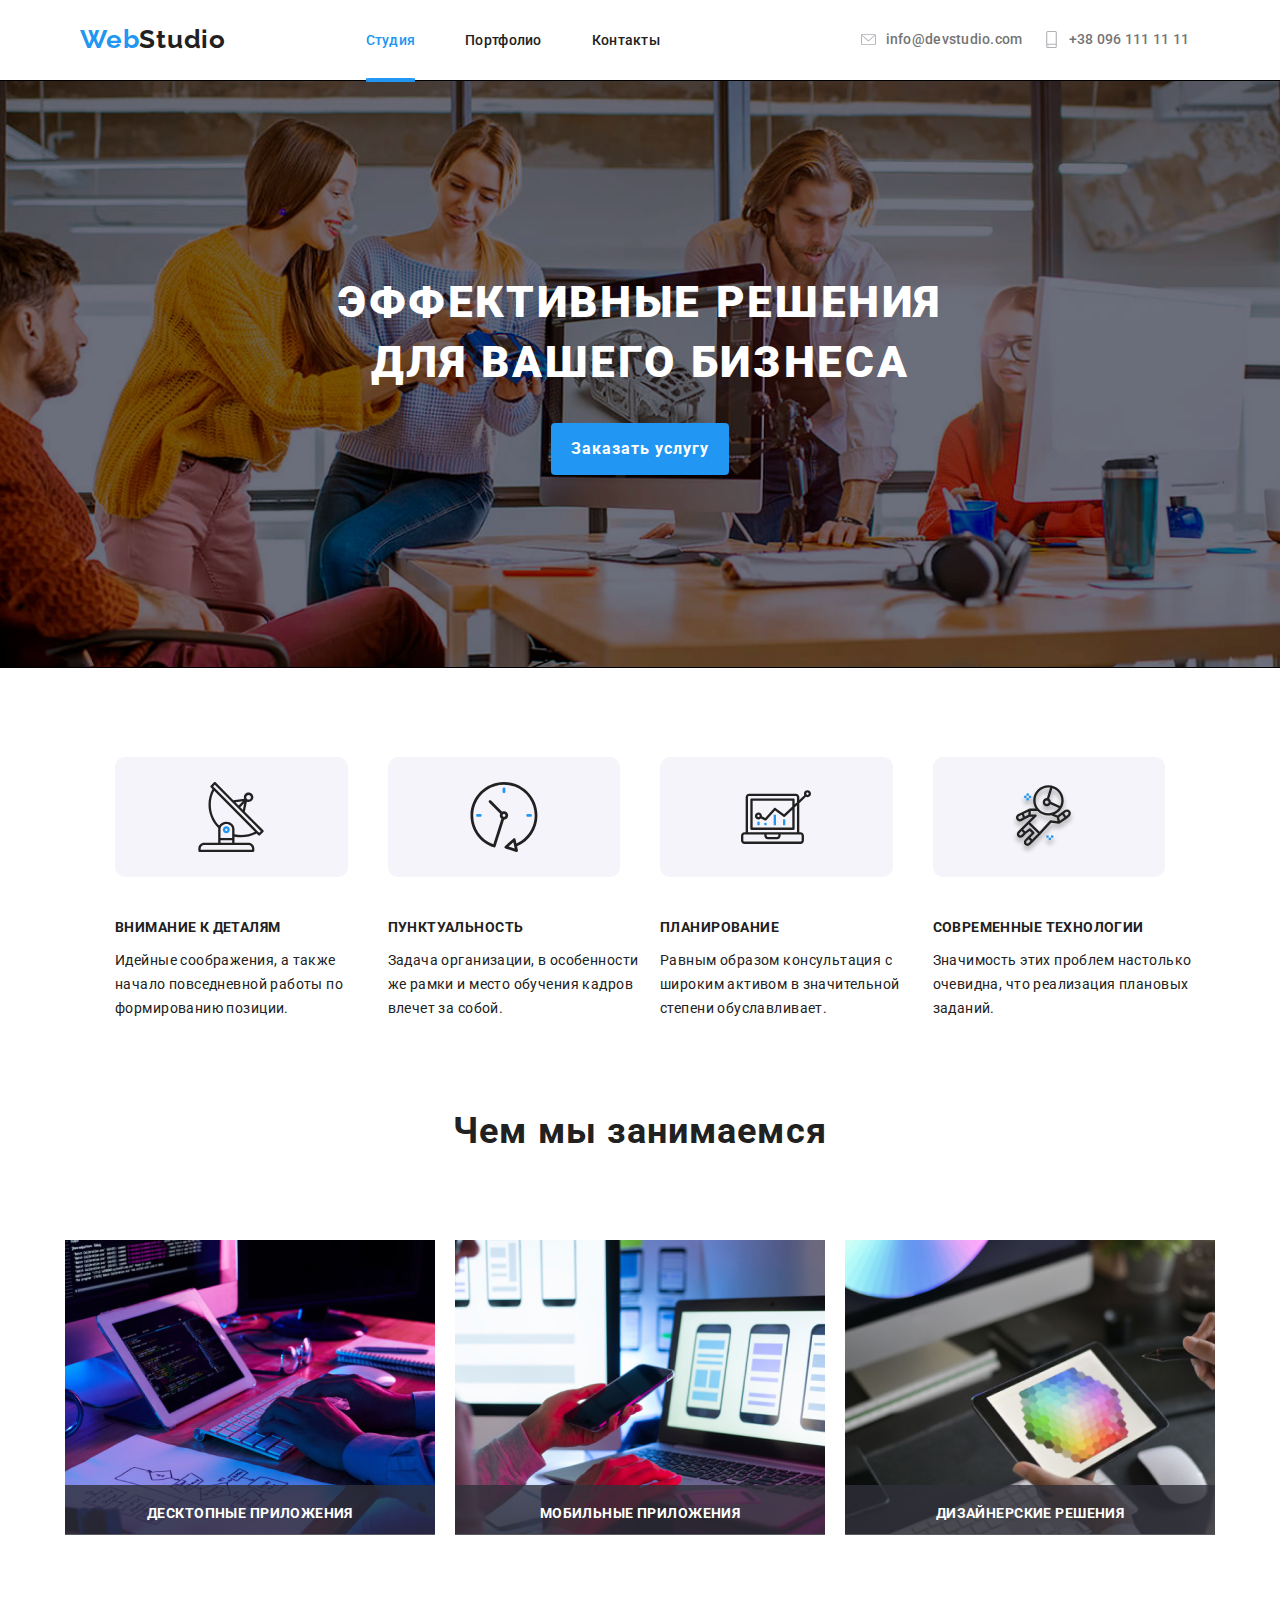
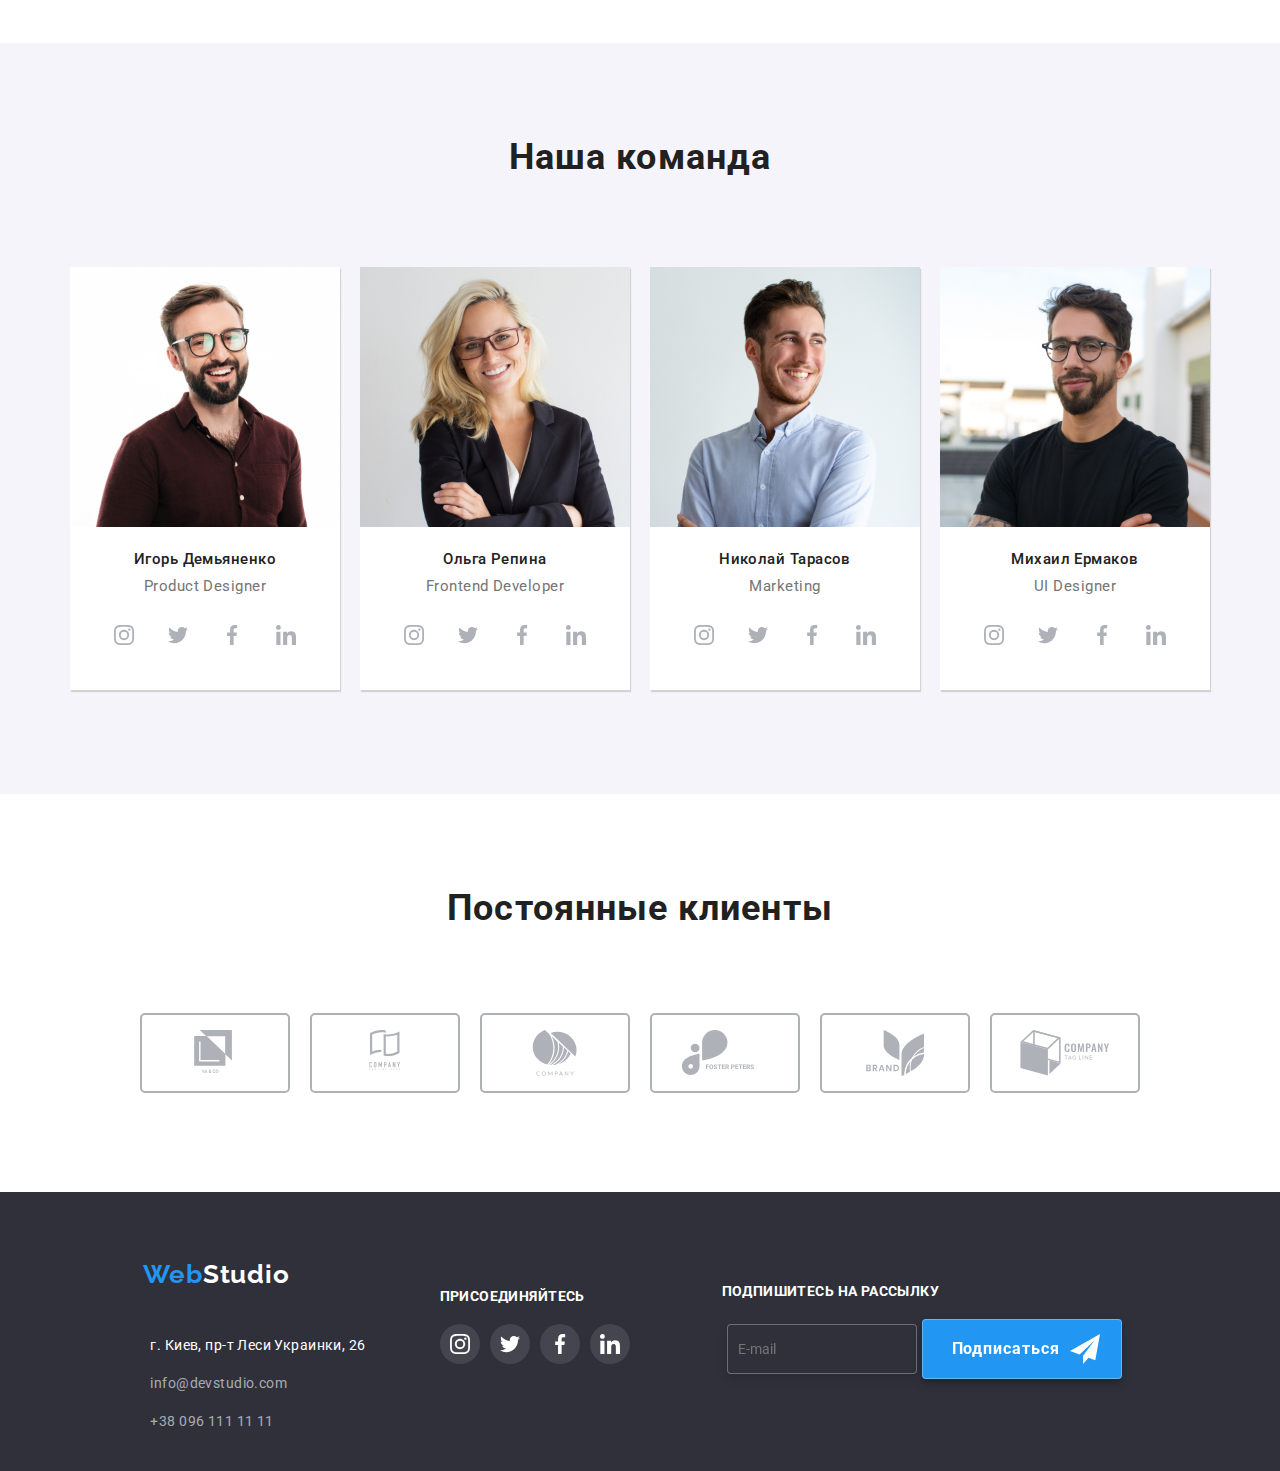
<file: index.html>
<!DOCTYPE html>
<html lang="ru">
  <head>
    <meta charset="UTF-8" />
    <meta http-equiv="X-UA-Compatible" content="IE=edge" />
    <meta name="viewport" content="width=device-width, initial-scale=1.0" />
    <title>Web Studio</title>
    <link rel="stylesheet" href="./css/main.min.css">
    <link rel="preconnect" href="https://fonts.gstatic.com" />
    <link href="https://fonts.googleapis.com/css2?family=Raleway:wght@700&family=Roboto:wght@400;500;700;900&display=swap"
      rel="stylesheet"/>
    <link rel="stylesheet" href="./images/">
  </head>

  <body>
    <!-- Header -->

<header class="header">
  <div class="container header-box">
    <nav class="header-navigation">
      <a class="header-logo__link" href="./index.html">
        <span class="logo-blue">Web</span><span class="logo-black">Studio</span>
      </a>
      <ul class="header-nav__list">
        <li class="header-navigation-list__item">
          <a class="header-nav__link header-nav-active__page" href="./index.html">Студия</a>
        </li>
        <li class="header-navigation-list__item">
          <a class="header-nav__link" href="./portfolio.html">Портфолио</a>
        </li>
        <li class="header-navigation-list__item">
          <a class="header-nav__link" href="./contacts.html">Контакты</a>
        </li>
      </ul>
    </nav>
    <ul class="header-contact__list">
      <li class="header-contact-list__item">
        <a class="header-contact__link" href="mailto:info@devstudio.com">
          <svg class="header-contact-link__icon">
            <use href="./images/icons.svg#icon-envelope"></use>
          </svg>info@devstudio.com</a>
      </li>
      <li class="header-contact-list__item">
        <a class="header-contact__link" href="tel:+380961111111">
          <svg class="header-contact-link__icon">
            <use href="./images/icons.svg#icon-smartphone"></use>
          </svg>+38 096 111 11 11</a>
      </li>
    </ul>
    <button class="navigation__button" data-menu-button></button>
  </div>
  
</header>

<!-- Mobile menu -->

<div class="mobile-menu" data-menu>
  <button class="mobile-menu__close" data-menu-close href="#" type="button">&#10006;
  </button>
  <div class="mobile-menu__content">
    <ul class="mobile-nav__list">
      <li class="mobile-navigation-list__item">
        <a class="mobile-nav__link mobile-nav-active__link" href="./index.html">Студия</a>
      </li>
      <li class="mobile-navigation-list__item">
        <a class="mobile-nav__link" href="./portfolio.html">Портфолио</a>
      </li>
      <li class="mobile-navigation-list__item">
        <a class="mobile-nav__link" href="./contacts.html">Контакты</a>
      </li>
    </ul>
    <div class="mobile-menu__footer">
      <ul class="mobile-contact__list">
        <li class="mobile-contact-list__item">
          <a class="mobile-contact__link" href="mailto:info@devstudio.com">
            info@devstudio.com</a>
        </li>
        <li class="mobile-contact-list__item">
          <a class="mobile-contact__tel" href="tel:+380961111111">
           +38 096 111 11 11</a>
        </li>
      </ul>
      <ul class="mobile-menu__social">
        <li class="mobile-social__list"><a class="mobile-social__link" href="">Instagram</a></li>
        <li class="mobile-social__list"><a class="mobile-social__link" href="">Twitter</a></li>
        <li class="mobile-social__list"><a class="mobile-social__link" href="">Facebook</a></li>
        <li class="mobile-social__list"><a class="mobile-social__link" href="">LinkedIn</a></li>
      </ul>
    </div>
   
  </div>
 
</div>

<!--Main content-->

<main>
  <!--Hero-->

  <section class=" hero-section  overlay">
    <div class="hero-container hero-container__overlay">
      <h1 class="hero-title">
        Эффективные решения <br />
        для вашего бизнеса
      </h1>
      <button data-modal-open class="hero-button" type="button">Заказать услугу</button>
    </div>
  </section>

  <!--Features-->

  <section class="features-section section">
    <div class="container">
      <h2 hidden>наши премиущества</h2>

      <ul class="features-list">
        <li class="features-list__item">
          <h3 class="features-title">Внимание к деталям</h3>
          <p class="features-description">
            Идейные соображения, а также начало повседневной работы по
            формированию позиции.
          </p>
        </li>
        <li class="features-list__item">
          <h3 class="features-title">Пунктуальность</h3>
          <p class="features-description">
            Задача организации, в особенности же рамки и место обучения
            кадров влечет за собой.
          </p>
        </li>
        <li class="features-list__item">
          <h3 class="features-title">Планирование</h3>
          <p class="features-description">
            Равным образом консультация с широким активом в значительной
            степени обуславливает.
          </p>
        </li>
        <li class="features-list__item">
          <h3 class="features-title">Современные технологии</h3>
          <p class="features-description">
            Значимость этих проблем настолько очевидна, что реализация
            плановых заданий.
          </p>
        </li>
      </ul>
    </div>
  </section>

  <!--Our stack-->

  <section class="stack__section section">
    <div class="container">
      <h3 class="stack-title">Чем мы занимаемся</h3>
      <ul class="stack-list">
        <li class="stack-list__item">
          <img src="./images/web_development.jpg" alt="Разработка ваших сайтов" width="370" />
          <p class="stack-text">Десктопные приложения</p>
        </li>
        <li class="stack-list__item">
          <img src="./images/mobile_app_development.jpg" alt="Разработка ваших мобильних приложений" width="370" />
          <p class="stack-text">Мобильные приложения</p>
        </li>
        <li class="stack-list__item">
          <img src="./images/design.jpg" alt="Дизайн ваших проектов" width="370" />
          <p class="stack-text">Дизайнерские решения</p>
        </li>
      </ul>
    </div>
  </section>

  <!--Our team-->

  <section class="team-section section">
    <div class="container ">
      <h3 class="section-title">Наша команда</h3>
      <ul class="team-list">
        <li class="team-list__item">
          <div class="team-list__wraper">
            <img src="./images/product_designer.jpg" alt="Product Designer" width="270" />
            <h4 class="team-member__title">Игорь Демьяненко</h4>
            <p class="team-member__description">Product Designer</p>
            <ul class="team-social__list">
              <li class="team-social-list__item">
                <a class="team-social__link" href=""><svg class=" team-social__icon">
                    <use href="./images/icons.svg#icon-instagram"></use>
                  </svg></a>
              </li>
              <li class="team-social-list__item">
                <a class="team-social__link" href=""><svg class="team-social__icon">
                    <use href="./images/icons.svg#icon-twitter"></use>
                  </svg></a>
              </li>
              <li class="team-social-list__item">
                <a class="team-social__link" href=""><svg class="team-social__icon">
                    <use href="./images/icons.svg#icon-facebook"></use>
                  </svg></a>
              </li>
              <li class="team-social-list__item">
                <a class="team-social__link" href=""><svg class="team-social__icon">
                    <use href="./images/icons.svg#icon-linkedin"></use>
                  </svg></a>
              </li>
            </ul>
          </div>
        </li>
        <li class="team-list__item">
          <div class="team-list__wraper">
            <img src="./images/frontend_developer.jpg" alt="Frontend Developer" width="270" />
            <h4 class="team-member__title">Ольга Репина</h4>
            <p class="team-member__description">Frontend Developer</p>
            <ul class="team-social__list">
              <li class="team-social-list__item">
                <a class="team-social__link" href=""><svg class="team-social__icon">
                    <use href="./images/icons.svg#icon-instagram"></use>
                  </svg></a>
              </li>
              <li class="team-social-list__item">
                <a class="team-social__link" href=""><svg class="team-social__icon">
                    <use href="./images/icons.svg#icon-twitter"></use>
                  </svg></a>
              </li>
              <li class="team-social-list__item">
                <a class="team-social__link" href=""><svg class="team-social__icon">
                    <use href="./images/icons.svg#icon-facebook"></use>
                  </svg></a>
              </li>
              <li class="team-social-list__item">
                <a class="team-social__link" href=""><svg class="team-social__icon">
                    <use href="./images/icons.svg#icon-linkedin"></use>
                  </svg></a>
              </li>
            </ul>
          </div>
        </li>
        <li class="team-list__item">
          <div class="team-list__wraper">
            <img src="./images/marketing.jpg" alt="Marketing" width="270" />
            <h4 class="team-member__title">Николай Тарасов</h4>
            <p class="team-member__description">Marketing</p>
            <ul class="team-social__list">
              <li class="team-social-list__item">
                <a class="team-social__link" href=""><svg class="team-social__icon">
                    <use href="./images/icons.svg#icon-instagram"></use>
                  </svg></a>
              </li>
              <li class="team-social-list__item">
                <a class="team-social__link" href=""><svg class="team-social__icon">
                    <use href="./images/icons.svg#icon-twitter"></use>
                  </svg></a>
              </li>
              <li class="team-social-list__item">
                <a class="team-social__link" href=""><svg class="team-social__icon">
                    <use href="./images/icons.svg#icon-facebook"></use>
                  </svg></a>
              </li>
              <li class="team-social-list__item">
                <a class="team-social__link" href=""><svg class="team-social__icon">
                    <use href="./images/icons.svg#icon-linkedin"></use>
                  </svg></a>
              </li>
            </ul>
          </div>
        </li>
        <li class="team-list__item">
          <div class="team-list__wraper">
            <img src="./images/ui_designer.jpg" alt="UI Designer" width="270" />
            <h4 class="team-member__title">Михаил Ермаков</h4>
            <p class="team-member__description">UI Designer</p>
            <ul class="team-social__list">
              <li class="team-social-list__item">
                <a class="team-social__link" href=""><svg class="team-social__icon">
                    <use href="./images/icons.svg#icon-instagram"></use>
                  </svg></a>
              </li>
              <li class="team-social-list__item">
                <a class="team-social__link" href=""><svg class="team-social__icon">
                    <use href="./images/icons.svg#icon-twitter"></use>
                  </svg></a>
              </li>
              <li class="team-social-list__item">
                <a class="team-social__link" href=""><svg class="team-social__icon">
                    <use href="./images/icons.svg#icon-facebook"></use>
                  </svg></a>
              </li>
              <li class="team-social-list__item">
                <a class="team-social__link" href=""><svg class="team-social__icon">
                    <use href="./images/icons.svg#icon-linkedin"></use>
                  </svg></a>
              </li>
            </ul>
          </div>
        </li>
      </ul>
    </div>
  </section>

  <!-- Our clients-->

  <section class="section">
    <div class="container">
      <h3 class="section-title">Постоянные клиенты</h3>
      <ul class="clients-list">
        <li class="clients-list__item"><a href="">
            <svg class="clients-list__logo">
              <use href="./images/icons.svg#icon-yaco"></use>
            </svg>
          </a></li>
        <li class="clients-list__item"><a href="">
            <svg class="clients-list__logo">
              <use href="./images/icons.svg#icon-company"></use>
            </svg>
          </a></li>
        <li class="clients-list__item"><a href="">
            <svg class="clients-list__logo">
              <use href="./images/icons.svg#icon-company_2"></use>
            </svg>
          </a></li>
        <li class="clients-list__item"><a href="">
            <svg class="clients-list__logo">
              <use href="./images/icons.svg#icon-foster_peters"></use>
            </svg>
          </a></li>
        <li class="clients-list__item"><a href="">
            <svg class="clients-list__logo">
              <use href="./images/icons.svg#icon-brand"></use>
            </svg>
          </a></li>
        <li class="clients-list__item"><a href="">
            <svg class="clients-list__logo">
              <use href="./images/icons.svg#icon-company_3"></use>
            </svg>
          </a></li>
      </ul>
    </div>
  </section>
</main>

<!--Footer-->

<footer class="footer">
  <section>
    <div class="footer__container container">
      <address class="footer-style">
        <ul class="footer-list">
          <li class=" footer-logo">
            <a class="footer-logo__link" href="./index.html"><span class="logo-blue">Web</span><span
                class="logo-white">Studio</span></a>
          </li>
          <li class="footer-list__item">
            <a class="footer-text footer-address" href="https://goo.gl/maps/SziK4C3QuLESikPa7" target="_blank">г. Киев,
              пр-т Леси Украинки, 26</a><br />
          </li>
          <li class="footer-list__item">
            <a class="footer-contact" href="mailto:info@devstudio.com">info@devstudio.com</a>
          </li>
          <li class="footer-list__item">
            <a class="footer-contact" href="tel:+380961111111">+38 096 111 11 11</a>
          </li>
        </ul>
      </address>
      <div class="footer-style footer-social">
        <h4 class="footer-social__title">Присоединяйтесь</h4>
        <ul class="footer-social__list">
          <li class="member-social-list__item footer-social__icon">
            <a class="footer-social__link" href=""><svg class="footer-social-list__icon">
                <use href="./images/icons.svg#icon-instagram"></use>
              </svg></a>
          </li>
          <li class="member-social-list__item footer-social__icon">
            <a class="footer-social__link" href=""><svg class="footer-social-list__icon">
                <use href="./images/icons.svg#icon-twitter"></use>
              </svg></a>
          </li>
          <li class="member-social-list__item footer-social__icon">
            <a class="footer-social__link" href=""><svg class="footer-social-list__icon">
                <use href="./images/icons.svg#icon-facebook"></use>
              </svg></a>
          </li>
          <li class="member-social-list__item footer-social__icon">
            <a class="footer-social__link" href=""><svg class="footer-social-list__icon">
                <use href="./images/icons.svg#icon-linkedin"></use>
              </svg></a>
          </li>
        </ul>
      </div>
      <div class="footer-subscription__content">
        <h2 class="footer-subscription__title">Подпишитесь на рассылку</h2>
        <form class="footer-subscription__form" action="#">
          <label class="footer-subscription__label" for="#">
            <input class="footer-subscription__input" id="#" type="email" placeholder="E-mail">
          </label>
          
            <button class="footer-subscription__button" type="submit">Подписаться
              <svg class="footer-subscription__icon">
                <use href="./images/icons.svg#icon-icon-send"></use>
              </svg>
            </button>
        </form>
      </div>
    </div>
  </section>
</footer>

<!--Modal window-->

<div class="backdrop is-hidden" data-modal>
  <div class="modal">
    <button data-modal-close class="modal-close__button" type="button">
      <svg class="modal-close__icon">
        <use href="./images/icons.svg#icon-close-black-18dp-2-1"></use>
      </svg>
    </button>

    <!--Forms lection-->

    <div class="modal-form__content">
      <form action="#" class="modal-form">
        <h4 class="modal-form__title">Оставьте свои данные, мы вам перезвоним</h4>
        <label  for="name" class="modal-form-label">Имя
          <span>
            <input id="name" class="modal-form-input" type="text" name="user-name" id="#" required>
            <svg class="form-icon_contact form-icon_user ">
              <use href="./images/icons.svg#icon-person-black-18dp-1"></use>
            </svg>
          </span>
        </label>

        <label  class="modal-form-label">Телефон
          <input class="modal-form-input" type="tel" name="user-tel" id="#" required>
          <svg class="  form-icon_contact form-icon_tel ">
            <use href="./images/icons.svg#icon-phone-black-18dp-1"></use>
          </svg>
        </label>
        <label class="modal-form-label">Ел.почта
          <input class="modal-form-input" type="email" name="user-email" id="#" required>
          <svg class="form-icon_contact form-icon_envelope">
            <use href="./images/icons.svg#icon-email-black-18dp-1"></use>
          </svg>
        </label>

        <label class="modal-form-label">Коментарий
          <textarea class="modal-form_textarea" name="#" id="#" placeholder="Введите текст..." cols="30"
            rows="10"></textarea>
        </label>
        <label class="form-condition_field">

          <input class="form-checkbox" name="#" id="#" value="#" type="checkbox">

          Соглашаюсь с рассылкой и принимаю <a class="form-condition_link" href="#"> Условия договора</a></label>
        <label class="submit-form_button" >
          <button class="submit-button" id="#" type="submit">Отправить</button>
        </label>
      </form>
    </div>
  </div>
</div>

<script src="./js/menu.js"></script>
<script src="./js/modal.js"></script>
</body>

</html>
</file>
<file: css/main.min.css>
/*! modern-normalize v1.0.0 | MIT License | https://github.com/sindresorhus/modern-normalize */*,*::before,*::after{box-sizing:border-box}:root{-moz-tab-size:4;tab-size:4}html{line-height:1.15;-webkit-text-size-adjust:100%}body{margin:0}body{font-family:system-ui,-apple-system,"Segoe UI",Roboto,Helvetica,Arial,sans-serif,"Apple Color Emoji","Segoe UI Emoji"}hr{height:0;color:inherit}abbr[title]{text-decoration:underline dotted}b,strong{font-weight:bolder}code,kbd,samp,pre{font-family:ui-monospace, SFMono-Regular, Consolas, 'Liberation Mono', Menlo, monospace;font-size:1em}small{font-size:80%}sub,sup{font-size:75%;line-height:0;position:relative;vertical-align:baseline}sub{bottom:-0.25em}sup{top:-0.5em}table{text-indent:0;border-color:inherit}button,input,optgroup,select,textarea{font-family:inherit;font-size:100%;line-height:1.15;margin:0}button,select{text-transform:none}button,[type='button'],[type='reset'],[type='submit']{-webkit-appearance:button}::-moz-focus-inner{border-style:none;padding:0}:-moz-focusring{outline:1px dotted ButtonText}:-moz-ui-invalid{box-shadow:none}legend{padding:0}progress{vertical-align:baseline}::-webkit-inner-spin-button,::-webkit-outer-spin-button{height:auto}[type='search']{-webkit-appearance:textfield;outline-offset:-2px}::-webkit-search-decoration{-webkit-appearance:none}::-webkit-file-upload-button{-webkit-appearance:button;font:inherit}summary{display:list-item}*{margin:0;padding:0}body{margin:0;color:#212121;font-family:"railway"}ul{list-style:none}.container{width:auto;margin:0 auto;padding:0 15px;box-sizing:border-box}.section{padding:94px 0px;overflow-x:hidden}.section-title{font-family:Roboto;font-size:36px;line-height:1.16;text-align:center;letter-spacing:0.03em;padding-bottom:78px;color:#212121}.logo-white{font-size:26px;font-weight:bold;font-family:"raleway";letter-spacing:0.03em;color:#ffffff}.header{border-bottom:1px solid #ececec;margin:0 auto}.header-box{padding:25px 10px;display:flex;justify-content:space-around}.header-navigation{display:flex;justify-content:space-between;align-items:center;width:50%}.header-logo__link{padding-right:2rem;font-family:roboto;font-style:normal;font-weight:500;letter-spacing:0.02em;color:#757575;font-size:14px;list-style:none;text-decoration-line:none}.header-nav__list{display:flex}.header-navigation-list__item{position:relative;margin-right:50px}.header-nav__link{font-family:roboto;letter-spacing:0.02em;font-weight:500;color:#212121;font-size:14px;display:flex;text-decoration-line:none;width:100%}.header-nav-active__page{font-family:roboto;letter-spacing:0.02em;font-weight:500;font-size:14px;text-decoration-line:none;color:#2196f3}.header-nav__link:hover,.header-nav__link:focus,.header-nav__link:active,.header-contact__link:hover,.header-contact__link:focus{color:#2196f3}.header-contact__link:hover .header-contact-link__icon,.header-contact__link:focus .header-contact-link__icon{fill:#2196f3}.header-contact__list{width:350px;display:flex;justify-content:space-around;color:#212121;font-family:"roboto";align-items:center;flex-wrap:wrap}.header-contact__link{display:flex;align-content:center;font-family:roboto;font-style:normal;font-weight:500;letter-spacing:0.02em;color:#757575;font-size:14px;list-style:none;text-decoration-line:none}.header-contact-list__item:hover .contact-link__icon{fill:#2196f3}.header-contact-link__icon{fill:#AFB1B8;width:25px;height:17px;padding-right:10px}.header-contact-link__icon:hover{fill:#2196f3}.header-nav-active__page:after{content:"";width:100%;height:4px;display:block;background-color:#2196f3;background-repeat:no-repeat;background-position:center;border-radius:10%;position:absolute;bottom:-34px}.logo-blue{color:#2196f3}.logo-black{color:#212121}.logo-blue,.logo-black{font-size:26px;font-weight:bold;font-family:"raleway";letter-spacing:0.03em}.main-section__title{font-family:Roboto;font-size:36px;line-height:1.16;text-align:center;letter-spacing:0.03em;color:#212121}.hero-section{padding:0px 0px;background-color:#2f303a;display:flex;justify-content:center}.hero-container{padding:15%}.hero-title{font-family:Roboto;font-weight:900;font-size:44px;line-height:1.36;text-align:center;letter-spacing:0.06em;text-transform:uppercase;color:#fff;padding-bottom:30px}.hero-button{color:#fff;display:block;margin:0 auto;font-family:Roboto;font-weight:bold;font-size:16px;padding:15px 30px;border:0;cursor:pointer;background:#2196f3;letter-spacing:0.06em;box-shadow:0px 4px 4px rgba(0,0,0,0.15);border-radius:4px;padding:17px 20px}.features-section{padding:80px 0px}.features-list{display:flex;justify-content:center;font-family:Roboto;flex-wrap:wrap}.features-list__item{padding:10px}.features-list__item::before{display:block;content:'';height:120px;margin-bottom:30px;background-color:#f5f4fa;background-repeat:no-repeat;background-position:center;border-radius:10px}.features-list__item:nth-child(1):before{background-image:url("../icons/antenna 1.svg")}.features-list__item:nth-child(2)::before{background-image:url("../icons/clock 1.svg")}.features-list__item:nth-child(3)::before{background-image:url("../icons/diagram 1.svg")}.features-list__item:nth-child(4)::before{background-image:url("../icons/astronaut 1.svg")}.features-title{font-family:Roboto;font-weight:bold;font-size:14px;line-height:1.14;letter-spacing:0.03em;text-transform:uppercase;padding:13px 0px;color:#212121}.features-description{width:270px;font-family:Roboto;font-size:14px;line-height:1.71;letter-spacing:0.03em;color:#212121}.stack__section{padding-top:0px}.stack-title{font-family:Roboto;font-size:36px;line-height:1.16;text-align:center;letter-spacing:0.03em;padding-bottom:78px;color:#212121}.stack-list{justify-content:center;display:flex;flex-wrap:wrap}.stack-list__item{position:relative;padding:10px}.stack-text{font-family:Roboto;font-style:normal;font-weight:bold;font-size:14px;line-height:16px;text-align:center;letter-spacing:0.03em;text-transform:uppercase;color:#fff;display:block;position:absolute;bottom:14px;width:370px;height:50px;background:rgba(47,48,58,0.8);padding-top:20px}.team-section{background-color:#f5f4fa}.team-list{justify-content:center;display:flex;flex-wrap:wrap}.team-list__item{padding:10px}.team-list__wraper{background-color:#fff;text-align:center;width:270px;padding:0px 0px 15px 0px;box-shadow:1px 2px 1px lightgray}.team-member__title{margin:20px 0px 10px 0px;font-family:roboto;font-size:15px;font-weight:500;letter-spacing:0.03em;color:#212121}.team-member__description{font-family:roboto;font-size:15px;letter-spacing:0.03em;font-weight:normal;color:#757575}.team-social__list{display:flex;justify-content:space-evenly;padding:20px}.team-social-list__item{border-radius:20px;height:40px;padding:10px}.team-social__icon{fill:#AFB1B8;width:20px;height:20px}.team-social-list__item:hover{background-color:#2196f3;border-radius:20px;height:40px;padding:10px}.team-social-list__item:hover .team-social__icon{fill:#fff;display:flex;justify-content:center;align-items:center;padding:0px;width:20px;height:20px}.team-social__link{display:flex}.clients-list{display:flex;justify-content:center;flex-wrap:wrap}.clients-list__item{width:170px;height:90px;display:flex;align-items:center;padding:10px}.clients-list__logo{fill:#AFB1B8;width:100%;height:80px;border:2px solid;border-radius:5px;border-color:#AFB1B8;padding:15px 10px;display:flex}.clients-list__logo:hover,.clients-list__logo:focus{fill:#2196f3;border-color:#2196f3;outline-color:#2196f3}.footer{background-color:#2f303a}.footer__container{font-family:Roboto;font-style:normal;font-size:14px;line-height:1.71;letter-spacing:0.03em;text-decoration-line:none;color:rgba(255,255,255,0.6);justify-content:center;display:flex;flex-wrap:wrap;width:auto}.footer-contact{font-family:Roboto;font-style:normal;font-size:14px;line-height:1.71;letter-spacing:0.03em;text-decoration-line:none;color:rgba(255,255,255,0.6);ustify-content:space-around;display:flex}.footer-style{font-style:italic;display:flex;flex-direction:column;padding:30px 0px}.footer-social__title{font-family:Roboto;font-style:normal;font-weight:bold;font-size:14px;line-height:16px;letter-spacing:0.03em;text-transform:uppercase;color:#fff;padding-bottom:20px}.footer-logo{padding:20px 10px;font-style:normal;padding:30px 0px}.footer-list__item{padding:7px;font-style:normal}.footer-text,.footer-address{font-family:Roboto;font-size:14px;line-height:1.71;letter-spacing:0.03em;color:#ffffff;text-decoration-line:none;margin-bottom:20px}.footer-social{display:flex;justify-content:center;padding:0px 67px}.footer-social__list{display:flex;padding-bottom:10px}.footer-logo__link{display:flex;text-decoration-line:none}.footer-social__icon{background:rgba(255,255,255,0.1);border-radius:20px;height:40px;width:40px;margin-right:10px;padding:10px}.footer-social__icon:hover{background:#2196f3;border-radius:20px;height:40px;width:40px;margin-right:10px;padding:10px}.footer-social-list__icon{fill:#fff;width:20px;height:20px}.footer-contact:hover,.footer-address:hover,.footer-contact:focus{color:#2196f3}.footer-social__link:hover{background-color:#2196f3}.footer-subscription__content{display:flex;flex-direction:column;justify-content:center;padding:30px 15px}.footer-subscription__title{font-family:Roboto;font-style:normal;font-weight:bold;font-size:14px;line-height:16px;letter-spacing:0.03em;text-transform:uppercase;color:#fff;padding-bottom:20px;width:fit-content}.footer-subscription__form{display:flex;flex-wrap:wrap;justify-content:center}.footer-subscription__label{display:flex;justify-content:center;margin:5px;height:50px}.footer-subscription__input{padding-left:10px;width:100%;background-color:#2f303a;border:1px solid rgba(255,255,255,0.3);box-sizing:border-box;filter:drop-shadow(0px 4px 4px rgba(0,0,0,0.15));border-radius:4px;color:#fff}.footer-subscription__button{width:200px;color:#fff;background:#2196f3;box-shadow:0px 4px 4px rgba(0,0,0,0.15);border-radius:4px;font-family:Roboto;font-style:normal;font-weight:bold;font-size:16px;line-height:30px;border:1px solid rgba(255,255,255,0.3);box-sizing:border-box;filter:drop-shadow(0px 4px 4px rgba(0,0,0,0.15));border-radius:4px;display:flex;align-items:center;text-align:center;letter-spacing:0.06em;padding:10px 10px 10px 29px}.footer-subscription__button:hover{background:#2196f3;cursor:pointer}.footer-subscription__icon{height:30px;width:50px;fill:#fff;color:#fff}.overlay{background-image:linear-gradient(to right, rgba(0,0,0,0.2), rgba(0,0,0,0.2)),url("../images/hero_img.jpg");background-size:cover;background-position:center;outline:1px solid black;background-color:#2f303a}.backdrop{position:fixed;top:0;left:0;width:100%;height:100%;background:rgba(0,0,0,0.2)}.backdrop.is-hidden{opacity:0;pointer-events:none}.modal{background-color:#fff;position:fixed;top:50%;left:50%;transform:translate(-50%, -50%)}.modal-close__button{position:absolute;top:10px;right:10px;padding:1px;width:25px;height:25px;border-radius:50%;background-color:rgba(0,0,0,0);border:1px solid rgba(0,0,0,0.1)}.modal-close__icon{width:17px;height:17px;padding:1px;position:absolute;right:3px;top:3px}.modal-close__icon:hover{cursor:pointer;fill:#2196f3}.modal-form{display:flex;flex-direction:column;padding:40px}.modal__content{display:flex;flex-direction:column;font-family:Roboto;font-style:normal;font-weight:normal;font-size:14px;line-height:24px;letter-spacing:0.03em}.modal-form__title{padding-bottom:12px;font-family:Roboto;font-style:normal;font-weight:bold;font-size:20px;line-height:23px;letter-spacing:0.03em;color:#212121}.modal-form-label{position:relative;display:flex;flex-direction:column;font-family:Roboto;font-style:normal;font-weight:normal;font-size:12px;line-height:14px;letter-spacing:0.01em}.modal-form-input{height:20px;width:100%;border-radius:2%;padding:20px 0px 20px 40px;margin:5px 0px 10px 0px;color:#757575;border:1px solid rgba(33,33,33,0.2);border-radius:4px}.modal-form_textarea{height:120px;padding:10px 16px;margin-top:10px;font-family:Roboto;font-style:normal;font-weight:normal;font-size:14px;line-height:16px;letter-spacing:0.01em;border-radius:2%;margin:5px 0px 10px 0px;color:#757575;border:1px solid rgba(33,33,33,0.2)}.modal-form-textarea{height:20px;width:440px;margin:10px 0px;margin:5px 0px 10px 0px;color:#757575;border-color:#757575;opacity:0.5}.modal-form_textarea:focus,.modal-form-input:focus,.modal-form_textarea:hover,.modal-form-input:hover{outline:none;border-color:#2196f3}.modal-form-input:focus+.form-icon_contact,.modal-form-input:hover+.form-icon_contact{fill:#2196f3}.modal-form-input:hover .modal-form-icon_contact{color:#2196f3;cursor:pointer;fill:#2196f3}.form-condition_field{display:flex;align-items:center;margin:20px 15px 30px 5px}.form-checkbox{display:flex;margin-right:10px;color:#757575}.form-condition_link{padding-left:5px;color:#2196f3}.submit-form_button{display:flex;justify-content:center}.submit-button{width:200px;height:50px;background-color:#2196f3;color:#fff;border:none}.form-icon_user{width:18px;height:18px;position:fixed;top:104px;left:50px}.form-icon_tel{width:18px;height:18px;position:fixed;top:177px;left:50px}.form-icon_envelope{width:18px;height:18px;position:fixed;top:248px;left:50px}.form-icon_contact{position:absolute;top:53%;left:10px;transform:translateY(-50%)}.form-icon_contact:hover{cursor:pointer;fill:#2196f3}.contact-form-icon{position:absolute;top:0;left:0;display:block;transform:translate(50%)}.portfolio-filter__list{display:flex;flex-wrap:wrap;align-items:center;margin-bottom:50px}.portfolio-filter__item{color:#212121;margin:5px 5px;border-radius:4px}.portfolio-filter-button{background-color:#f5f4fa;font-family:"Roboto";font-weight:500;font-size:16px;border-radius:4px;border-style:none;padding:10px 25px;text-align:center;letter-spacing:0.03em;cursor:pointer}.portfolio-filter-button:hover,.portfolio-filter-button:focus{color:#fff;background-color:#2196f3}.portfolio-filter-active{background-color:#2196f3;font-family:"Roboto";color:#fff;font-weight:500;font-size:16px;border-radius:4px;border-style:none;padding:10px 25px}.portfolio-list{display:flex;flex-wrap:wrap;width:100%;max-width:1600px;margin:0 auto;justify-content:center}.portfolio-list_style{background:#FFFFFF;border:1px solid #EEEEEE;box-sizing:border-box}.portfolio-list_style:hover{box-shadow:1px 1px 1px 1px rgba(0,0,0,0.2)}.portfolio-list__item{background:#ffffff;border:1px solid #eeeeee;box-sizing:border-box;margin:15px}.portfolio-list_link{color:#212121;text-decoration-line:none;position:relative;display:block;overflow:hidden}.portfolio-image{width:100%}.portfolio-list_description{position:absolute;top:0;left:0;padding:0 20px;display:flex;align-items:center;height:100%;background-color:#2196f3;transform:translateY(101%);transition:transform 250ms cubic-bezier(0.4, 0, 0.2, 1)}.portfolio-list_title{font-family:roboto;letter-spacing:0.06em;font-size:16px;font-style:normal;font-weight:bold;color:#212121;padding:20px}.portfolio-list_text{font-family:roboto;font-style:normal;font-size:16px;font-weight:normal;letter-spacing:0.03em;color:#757575;padding:0px 20px 20px 20px}.portfolio-list__item:hover .portfolio-list_description{transform:translateY(0);font-family:Roboto;font-style:normal;font-weight:normal;font-size:18px;line-height:28px;letter-spacing:0.03em;color:#fff}@media (min-width: 320px) and (max-width: 767px){.header-nav__list,.header-contact__list{display:none}.navigation__button{display:flex;width:40px;bottom:5px;position:relative;border-style:none;background-color:transparent;background-image:url("../icons/menu_40px.svg");background-repeat:no-repeat}.is-open{display:block !important}.modal{width:95vw;height:80vh}.modal-form__content{overflow:hidden}.modal-form{height:100%;overflow-y:auto;max-height:80vh}.form-icon_contact{top:270px}.mobile-menu{display:none;position:fixed;width:100%;height:100%;top:0%;left:0%;z-index:900;background-color:#fff}.mobile-menu__content{display:flex;flex-direction:column;justify-content:space-between;height:100%;padding:35px 10px 20px 40px}.mobile-menu__close{position:absolute;padding-top:10px;right:20px;border:none;color:#212121;background-color:transparent}.mobile-menu__close:hover{color:#2196f3}.mobile-menu__footer{display:flex;flex-direction:column}.mobile-menu__social{display:flex;padding-bottom:15px}.mobile-menu__link{text-decoration:none;padding-right:15px;color:#2196f3;font-family:Roboto;font-style:normal;font-weight:500;font-size:18px;line-height:22px;letter-spacing:0.02em}.mobile-contact__link{display:flex;font-family:Roboto;font-style:normal;font-weight:500;font-size:18px;line-height:22px;letter-spacing:0.02em}.mobile-social__list{padding-right:7px;padding-left:7px}.mobile-social__list:not(:last-child){border-right:1px solid grey}.mobile-social__link{font-family:Roboto;font-style:normal;font-weight:500;font-size:15px;line-height:22px;text-decoration:none;letter-spacing:0.02em;color:#2196f3}.mobile-nav__list{display:block}.mobile-navigation-list__item{padding-bottom:30px}.mobile-contact__list{display:flex;flex-direction:column-reverse;align-items:flex-start;padding-bottom:54px}.mobile-contact-list__item{margin:10px}.mobile-contact__link{text-decoration:none;color:#757575;font-family:Roboto;font-style:normal;font-weight:500;font-size:24px;line-height:28px;letter-spacing:0.02em}.mobile-contact__tel{color:#2196f3;text-decoration:none;font-family:Roboto;font-style:normal;font-weight:500;font-size:34px;line-height:40px;padding-bottom:32px}.mobile-nav__link{font-family:Roboto;font-style:normal;font-weight:500;font-size:40px;line-height:47px;text-align:center;letter-spacing:0.02em;color:#212121;display:flex;text-decoration-line:none;width:100%}.mobile-nav-active__link{color:#2196f3}.header-navigation-list__item{position:relative;margin:15px;width:15%}.header-nav-active__link:after{display:none}.header-navigation{width:90%}.hero-title{font-size:26px}.stack__section{display:none}.clients-list__item{width:45%}.features-list__item{width:100%}.features-title{text-align:center}.features-description{text-align:center;width:100%}.footer-subscription__title{text-align:center}.footer-subscription__form{flex-wrap:wrap}.footer-subscription__label{width:100%;margin-bottom:20px}.footer-subscription__input{width:104%}.footer-subscription__content{align-items:center}}@media (min-width: 768px) and (max-width: 1199px){.features-list__item{width:calc(100% / 2 - 60px);margin-right:20px}.features-title{text-align:center}.features-description{text-align:center;width:100%}.stack__section{display:none}.footer-subscription__title{text-align:center}.footer-subscription__form{flex-wrap:wrap}.footer-subscription__label{width:100%;margin-bottom:20px}.footer-subscription__input{width:104%}.footer-subscription__content{align-items:center}}@media (min-width: 768px) and (max-width: 1201px){.navigation__button{display:none}.mobile-menu{display:none}.header-logo__link{padding-right:40px}.header-nav__list{width:250px}.header-contact__list{width:21%;justify-content:end}.header-box{padding:25px 20px;display:flex;justify-content:space-around}.header-navigation-list__item{margin-right:15%}.stack__section{display:none}.stack__section-title{text-align:center}.stack__section-description{width:auto}.stack__section{display:none}.clients-list__item{min-width:32%}.footer-subscription__content{align-items:center}.portfolio-filter__list{justify-content:center}}@media (min-width: 1200px){.navigation__button{display:none}.mobile-menu{display:none}.header-contact__list{display:flex}.features-list__item{width:calc(100% / 4 - 60px);margin-right:20px}.features-list__item:last-child{margin-right:0%}.portfolio-filter__list{justify-content:center}}
/*# sourceMappingURL=main.min.css.map */
</file>
